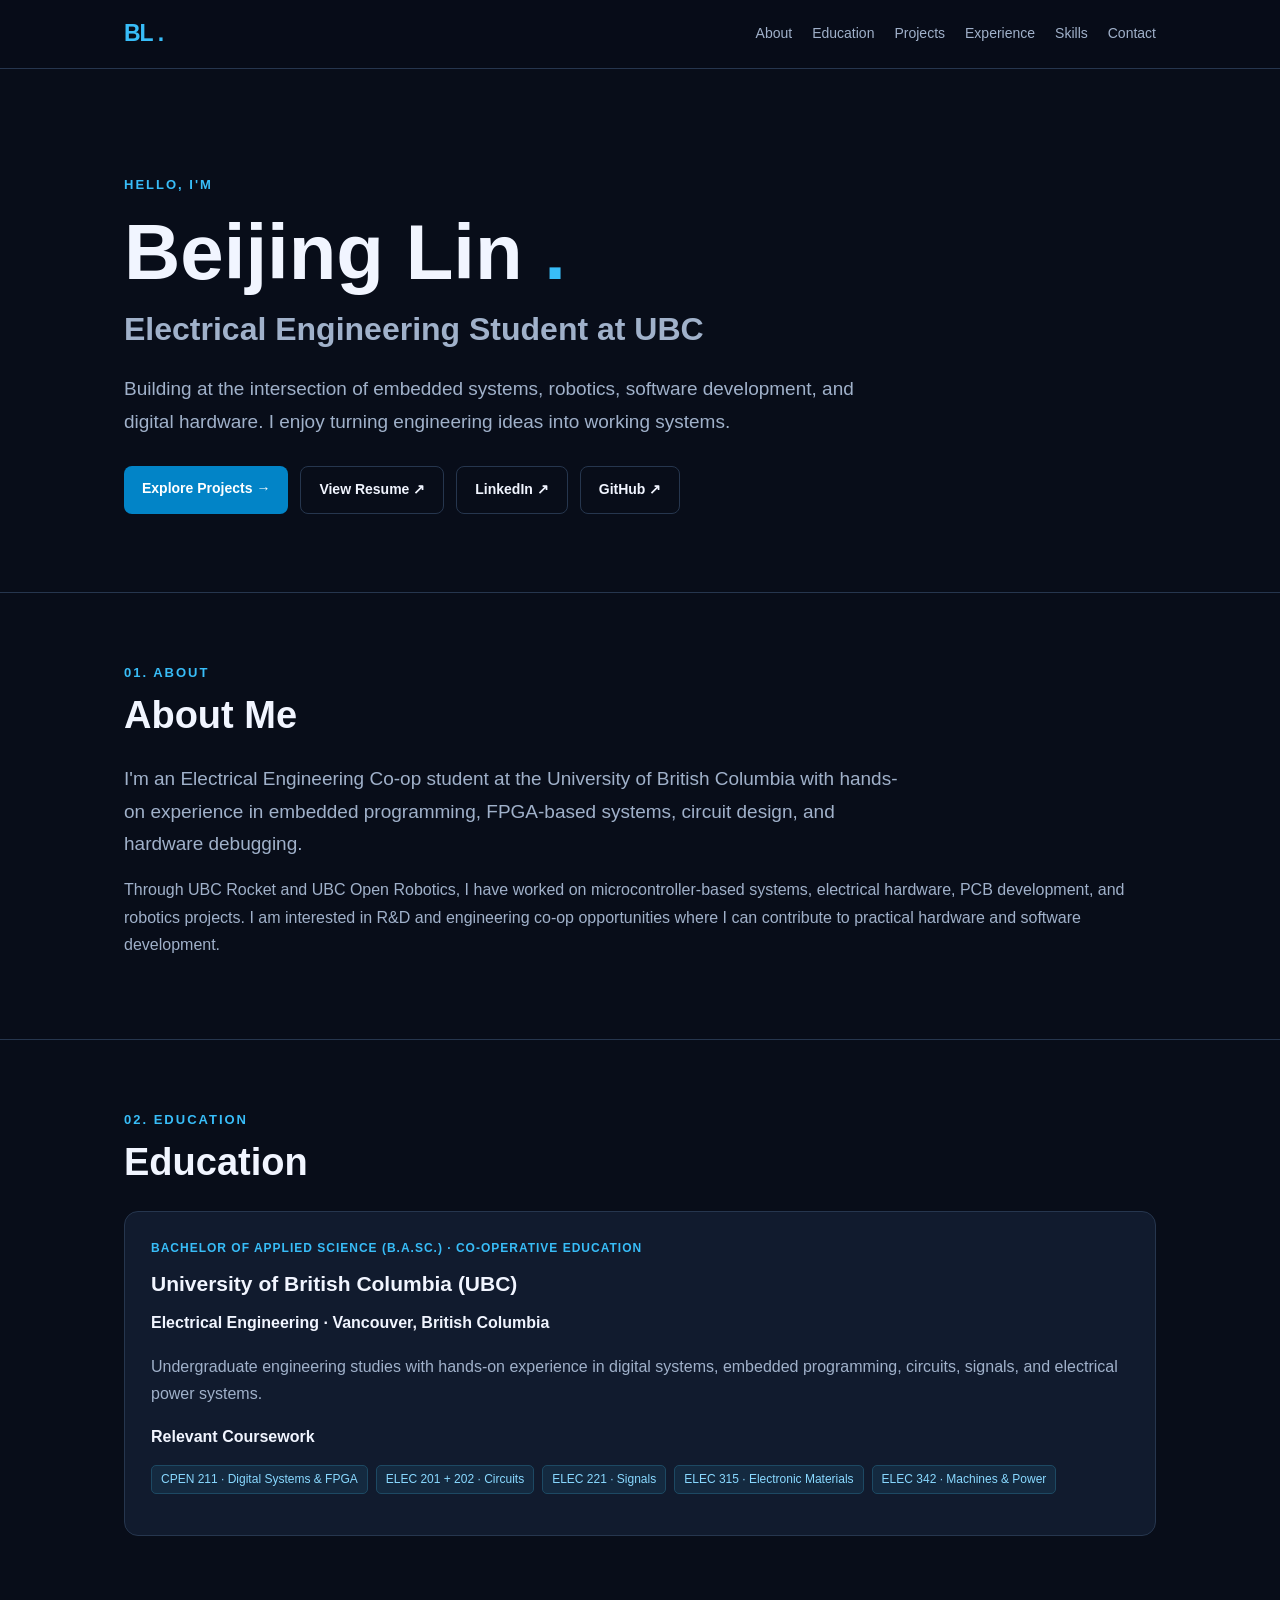
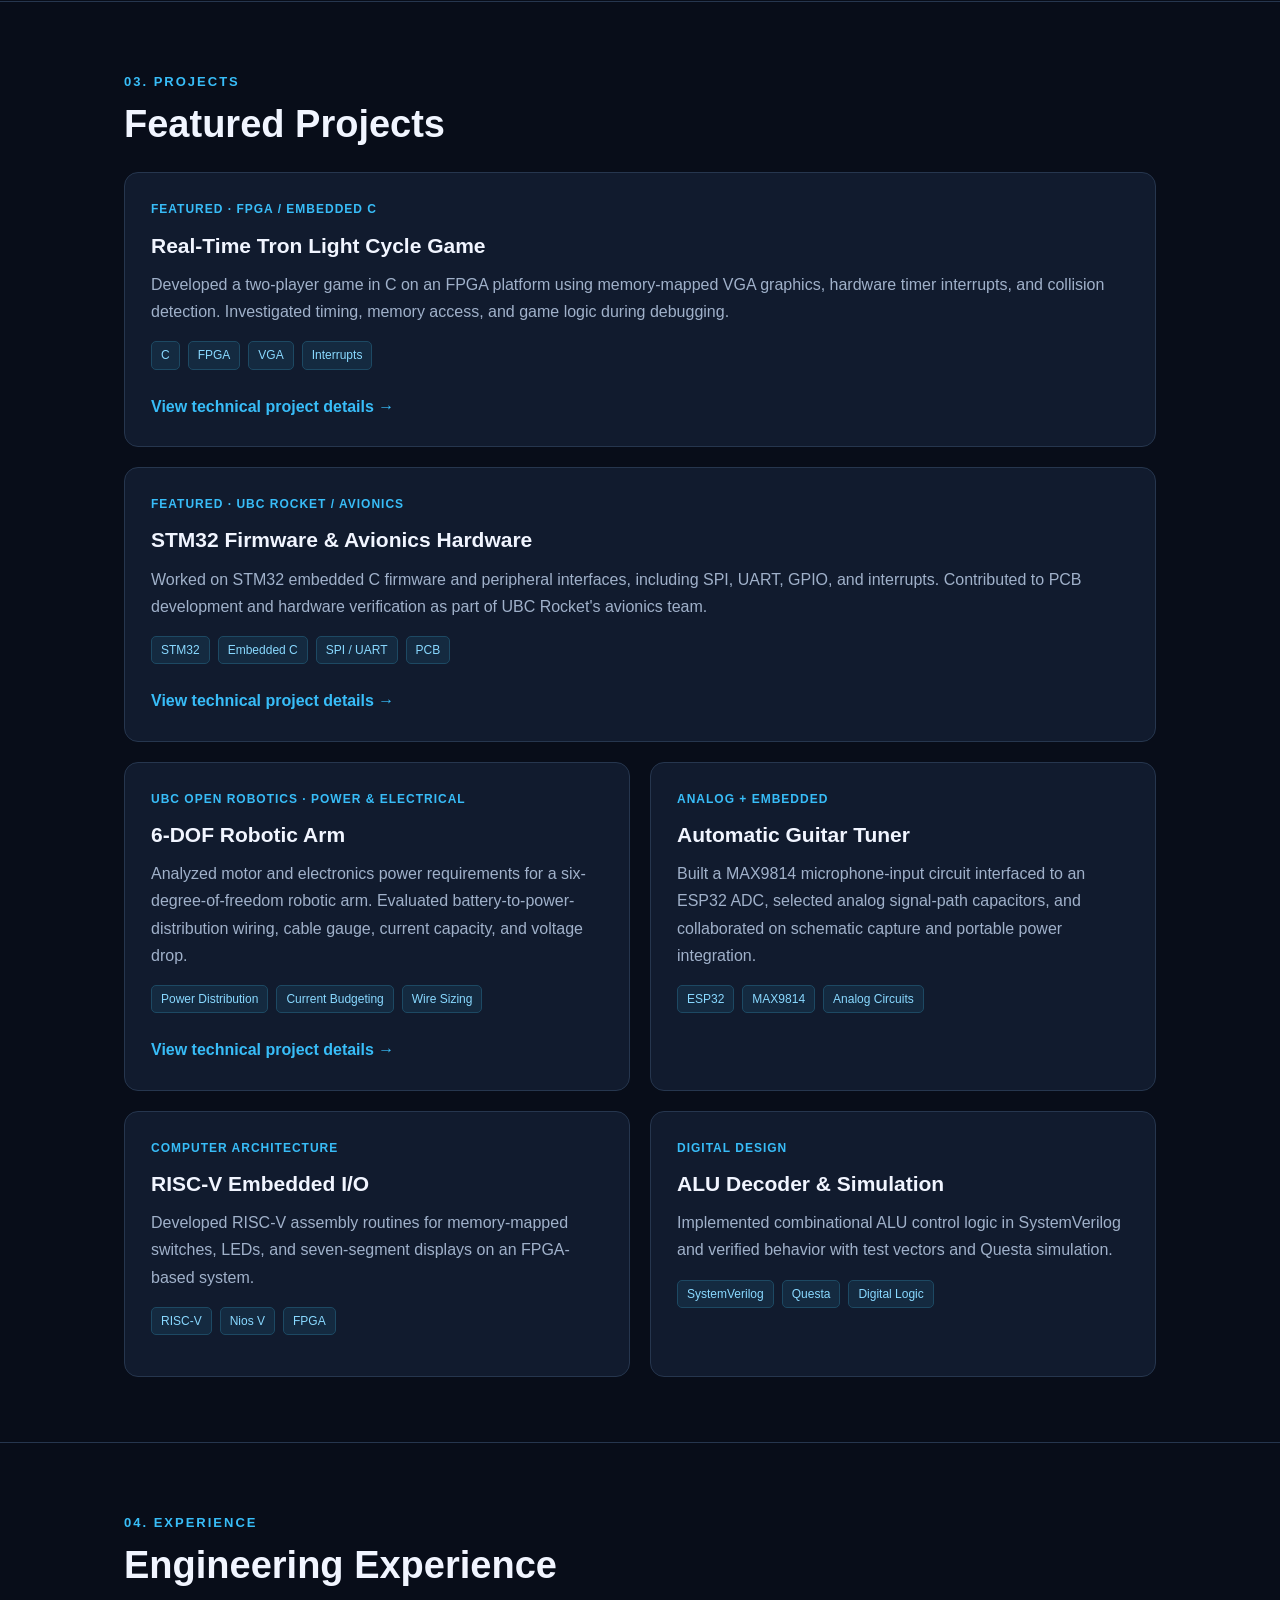
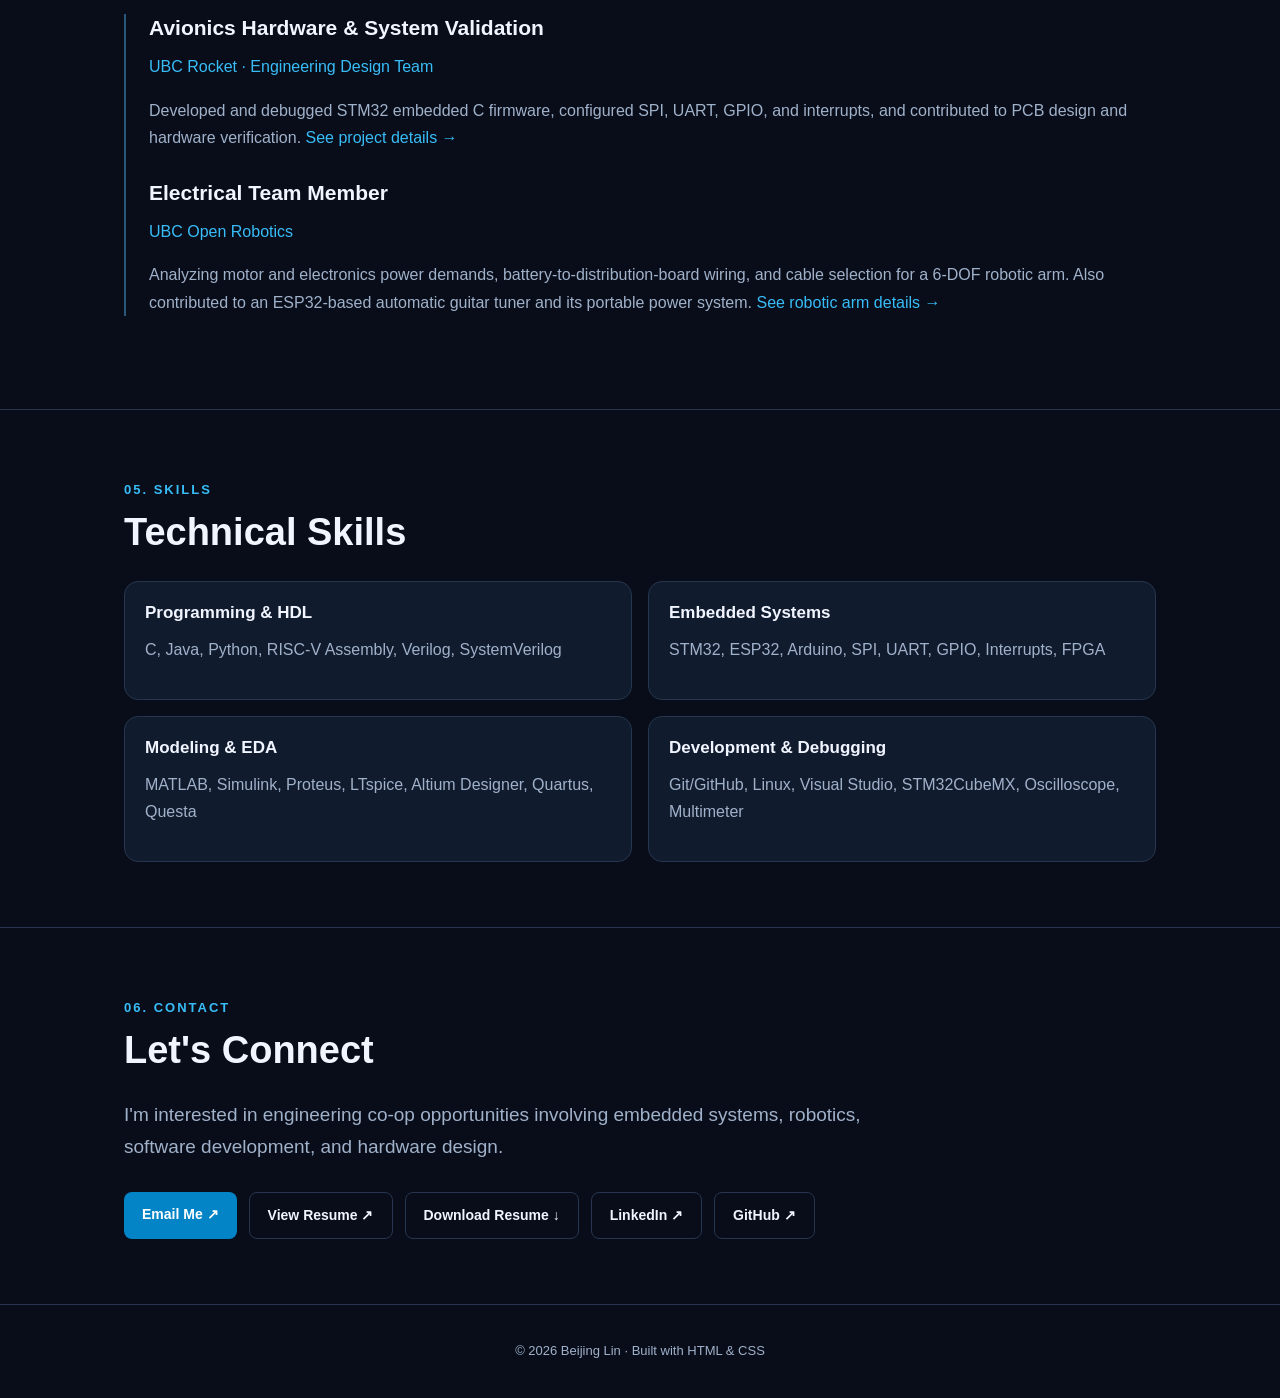
<file: index.html>
<!DOCTYPE html>
<html lang="en">
 <head>
  <meta charset="utf-8"/>
  <meta content="width=device-width, initial-scale=1" name="viewport"/>
  <meta content="Beijing Lin &mdash; UBC Electrical Engineering Co-op student. Embedded systems, FPGA, robotics, and hardware engineering projects." name="description"/>
  <title>
   Beijing Lin | Engineering Portfolio
  </title>
  <link href="style.css" rel="stylesheet"/>
 </head>
 <body>
  <header class="nav">
   <div class="wrap">
    <a class="logo" href="index.html">
     BL
     <span style="color:#38bdf8">
      .
     </span>
    </a>
    <nav class="navlinks">
     <a href="#about">
      About
     </a>
     <a href="#education">
      Education
     </a>
     <a href="#projects">
      Projects
     </a>
     <a href="#experience">
      Experience
     </a>
     <a href="#skills">
      Skills
     </a>
     <a href="#contact">
      Contact
     </a>
    </nav>
   </div>
  </header>
  <main>
   <div class="wrap">
    <div class="hero">
     <div class="eyebrow">
      Hello, I'm
     </div>
     <h1>
      Beijing Lin
      <span style="color:#38bdf8">
       .
      </span>
     </h1>
     <h2 style="color:#a0b1ca;font-size:clamp(22px,3vw,32px)">
      Electrical Engineering Student at UBC
     </h2>
     <p class="lead">
      Building at the intersection of embedded systems, robotics, software development, and digital hardware. I enjoy turning engineering ideas into working systems.
     </p>
     <div class="actions">
      <a class="btn" href="#projects">
       Explore Projects &rarr;
      </a>
      <a class="btn secondary" href="./Beijing%20Lin_RESUME2026.pdf" rel="noopener" target="_blank">
       View Resume &nearrow;
      </a>
      <a class="btn secondary" href="https://www.linkedin.com/in/beijing-lin/" rel="noopener" target="_blank">
       LinkedIn &nearrow;
      </a>
      <a class="btn secondary" href="https://github.com/blin2006" rel="noopener" target="_blank">
       GitHub &nearrow;
      </a>
     </div>
    </div>
   </div>
   <section id="about">
    <div class="wrap">
     <span class="sectionnum">
      01. ABOUT
     </span>
     <h2>
      About Me
     </h2>
     <p class="lead">
      I'm an Electrical Engineering Co-op student at the University of British Columbia with hands-on experience in embedded programming, FPGA-based systems, circuit design, and hardware debugging.
     </p>
     <p>
      Through UBC Rocket and UBC Open Robotics, I have worked on microcontroller-based systems, electrical hardware, PCB development, and robotics projects. I am interested in R&amp;D and engineering co-op opportunities where I can contribute to practical hardware and software development.
     </p>
    </div>
   </section>
   <section id="education">
    <div class="wrap">
     <span class="sectionnum">
      02. EDUCATION
     </span>
     <h2>
      Education
     </h2>
     <article class="card">
      <div class="mini">
       Bachelor of Applied Science (B.A.Sc.) &middot; Co-operative Education
      </div>
      <h3>
       University of British Columbia (UBC)
      </h3>
      <p style="color:var(--text);font-weight:600">
       Electrical Engineering &middot; Vancouver, British Columbia
      </p>
      <p>
       Undergraduate engineering studies with hands-on experience in digital systems, embedded programming, circuits, signals, and electrical power systems.
      </p>
      <p style="color:var(--text);font-weight:700;margin-bottom:10px">
       Relevant Coursework
      </p>
      <div class="tags">
       <span class="tag">
        CPEN 211 &middot; Digital Systems &amp; FPGA
       </span>
       <span class="tag">
        ELEC 201 + 202 &middot; Circuits
       </span>
       <span class="tag">
        ELEC 221 &middot; Signals
       </span>
       <span class="tag">
        ELEC 315 &middot; Electronic Materials
       </span>
       <span class="tag">
        ELEC 342 &middot; Machines &amp; Power
       </span>
      </div>
     </article>
    </div>
   </section>
   <section id="projects">
    <div class="wrap">
     <span class="sectionnum">
      03. PROJECTS
     </span>
     <h2>
      Featured Projects
     </h2>
     <div class="grid">
      <article class="card feature">
       <div class="mini">
        Featured &middot; FPGA / Embedded C
       </div>
       <h3>
        Real-Time Tron Light Cycle Game
       </h3>
       <p>
        Developed a two-player game in C on an FPGA platform using memory-mapped VGA graphics, hardware timer interrupts, and collision detection. Investigated timing, memory access, and game logic during debugging.
       </p>
       <div class="tags">
        <span class="tag">
         C
        </span>
        <span class="tag">
         FPGA
        </span>
        <span class="tag">
         VGA
        </span>
        <span class="tag">
         Interrupts
        </span>
       </div>
       <a class="cardlink" href="tron.html">
        View technical project details &rarr;
       </a>
      </article>
      <article class="card feature">
       <div class="mini">
        Featured &middot; UBC Rocket / Avionics
       </div>
       <h3>
        STM32 Firmware &amp; Avionics Hardware
       </h3>
       <p>
        Worked on STM32 embedded C firmware and peripheral interfaces, including SPI, UART, GPIO, and interrupts. Contributed to PCB development and hardware verification as part of UBC Rocket's avionics team.
       </p>
       <div class="tags">
        <span class="tag">
         STM32
        </span>
        <span class="tag">
         Embedded C
        </span>
        <span class="tag">
         SPI / UART
        </span>
        <span class="tag">
         PCB
        </span>
       </div>
       <a class="cardlink" href="rocket.html">
        View technical project details &rarr;
       </a>
      </article>
      <article class="card">
       <div class="mini">
        UBC Open Robotics &middot; Power &amp; Electrical
       </div>
       <h3>
        6-DOF Robotic Arm
       </h3>
       <p>
        Analyzed motor and electronics power requirements for a six-degree-of-freedom robotic arm. Evaluated battery-to-power-distribution wiring, cable gauge, current capacity, and voltage drop.
       </p>
       <div class="tags">
        <span class="tag">Power Distribution</span>
        <span class="tag">Current Budgeting</span>
        <span class="tag">Wire Sizing</span>
       </div>
       <a class="cardlink" href="arm.html">
        View technical project details &rarr;
       </a>
      </article>
      <article class="card">
       <div class="mini">
        Analog + Embedded
       </div>
       <h3>
        Automatic Guitar Tuner
       </h3>
       <p>
        Built a MAX9814 microphone-input circuit interfaced to an ESP32 ADC, selected analog signal-path capacitors, and collaborated on schematic capture and portable power integration.
       </p>
       <div class="tags">
        <span class="tag">
         ESP32
        </span>
        <span class="tag">
         MAX9814
        </span>
        <span class="tag">
         Analog Circuits
        </span>
       </div>
      </article>
      <article class="card">
       <div class="mini">
        Computer Architecture
       </div>
       <h3>
        RISC-V Embedded I/O
       </h3>
       <p>
        Developed RISC-V assembly routines for memory-mapped switches, LEDs, and seven-segment displays on an FPGA-based system.
       </p>
       <div class="tags">
        <span class="tag">
         RISC-V
        </span>
        <span class="tag">
         Nios V
        </span>
        <span class="tag">
         FPGA
        </span>
       </div>
      </article>
      <article class="card">
       <div class="mini">
        Digital Design
       </div>
       <h3>
        ALU Decoder &amp; Simulation
       </h3>
       <p>
        Implemented combinational ALU control logic in SystemVerilog and verified behavior with test vectors and Questa simulation.
       </p>
       <div class="tags">
        <span class="tag">
         SystemVerilog
        </span>
        <span class="tag">
         Questa
        </span>
        <span class="tag">
         Digital Logic
        </span>
       </div>
      </article>
     </div>
    </div>
   </section>
   <section id="experience">
    <div class="wrap">
     <span class="sectionnum">
      04. EXPERIENCE
     </span>
     <h2>
      Engineering Experience
     </h2>
     <div class="timeline">
      <article>
       <h3>
        Avionics Hardware &amp; System Validation
       </h3>
       <p style="color:#38bdf8">
        UBC Rocket &middot; Engineering Design Team
       </p>
       <p>
        Developed and debugged STM32 embedded C firmware, configured SPI, UART, GPIO, and interrupts, and contributed to PCB design and hardware verification.
        <a href="rocket.html">
         See project details &rarr;
        </a>
       </p>
      </article>
      <article>
       <h3>
        Electrical Team Member
       </h3>
       <p style="color:#38bdf8">
        UBC Open Robotics
       </p>
       <p>
        Analyzing motor and electronics power demands, battery-to-distribution-board wiring, and cable selection for a 6-DOF robotic arm. Also contributed to an ESP32-based automatic guitar tuner and its portable power system. <a href="arm.html">See robotic arm details &rarr;</a>
       </p>
      </article>
     </div>
    </div>
   </section>
   <section id="skills">
    <div class="wrap">
     <span class="sectionnum">
      05. SKILLS
     </span>
     <h2>
      Technical Skills
     </h2>
     <div class="skills">
      <div class="card">
       <h3>
        Programming &amp; HDL
       </h3>
       <p>
        C, Java, Python, RISC-V Assembly, Verilog, SystemVerilog
       </p>
      </div>
      <div class="card">
       <h3>
        Embedded Systems
       </h3>
       <p>
        STM32, ESP32, Arduino, SPI, UART, GPIO, Interrupts, FPGA
       </p>
      </div>
      <div class="card">
       <h3>
        Modeling &amp; EDA
       </h3>
       <p>
        MATLAB, Simulink, Proteus, LTspice, Altium Designer, Quartus, Questa
       </p>
      </div>
      <div class="card">
       <h3>
        Development &amp; Debugging
       </h3>
       <p>
        Git/GitHub, Linux, Visual Studio, STM32CubeMX, Oscilloscope, Multimeter
       </p>
      </div>
     </div>
    </div>
   </section>
   <section id="contact">
    <div class="wrap">
     <span class="sectionnum">
      06. CONTACT
     </span>
     <h2>
      Let's Connect
     </h2>
     <p class="lead">
      I'm interested in engineering co-op opportunities involving embedded systems, robotics, software development, and hardware design.
     </p>
     <div class="actions">
      <a class="btn" href="mailto:linbeijing2006@gmail.com">
       Email Me &nearrow;
      </a>
      <a class="btn secondary" href="./Beijing%20Lin_RESUME2026.pdf" rel="noopener" target="_blank">
       View Resume &nearrow;
      </a>
      <a class="btn secondary" download="" href="./Beijing%20Lin_RESUME2026.pdf">
       Download Resume &darr;
      </a>
      <a class="btn secondary" href="https://www.linkedin.com/in/beijing-lin/" rel="noopener" target="_blank">
       LinkedIn &nearrow;
      </a>
      <a class="btn secondary" href="https://github.com/blin2006" rel="noopener" target="_blank">
       GitHub &nearrow;
      </a>
     </div>
    </div>
   </section>
  </main>
  <footer class="footer">
   &copy; 2026 Beijing Lin &middot; Built with HTML &amp; CSS
  </footer>
 </body>
</html>
</file>
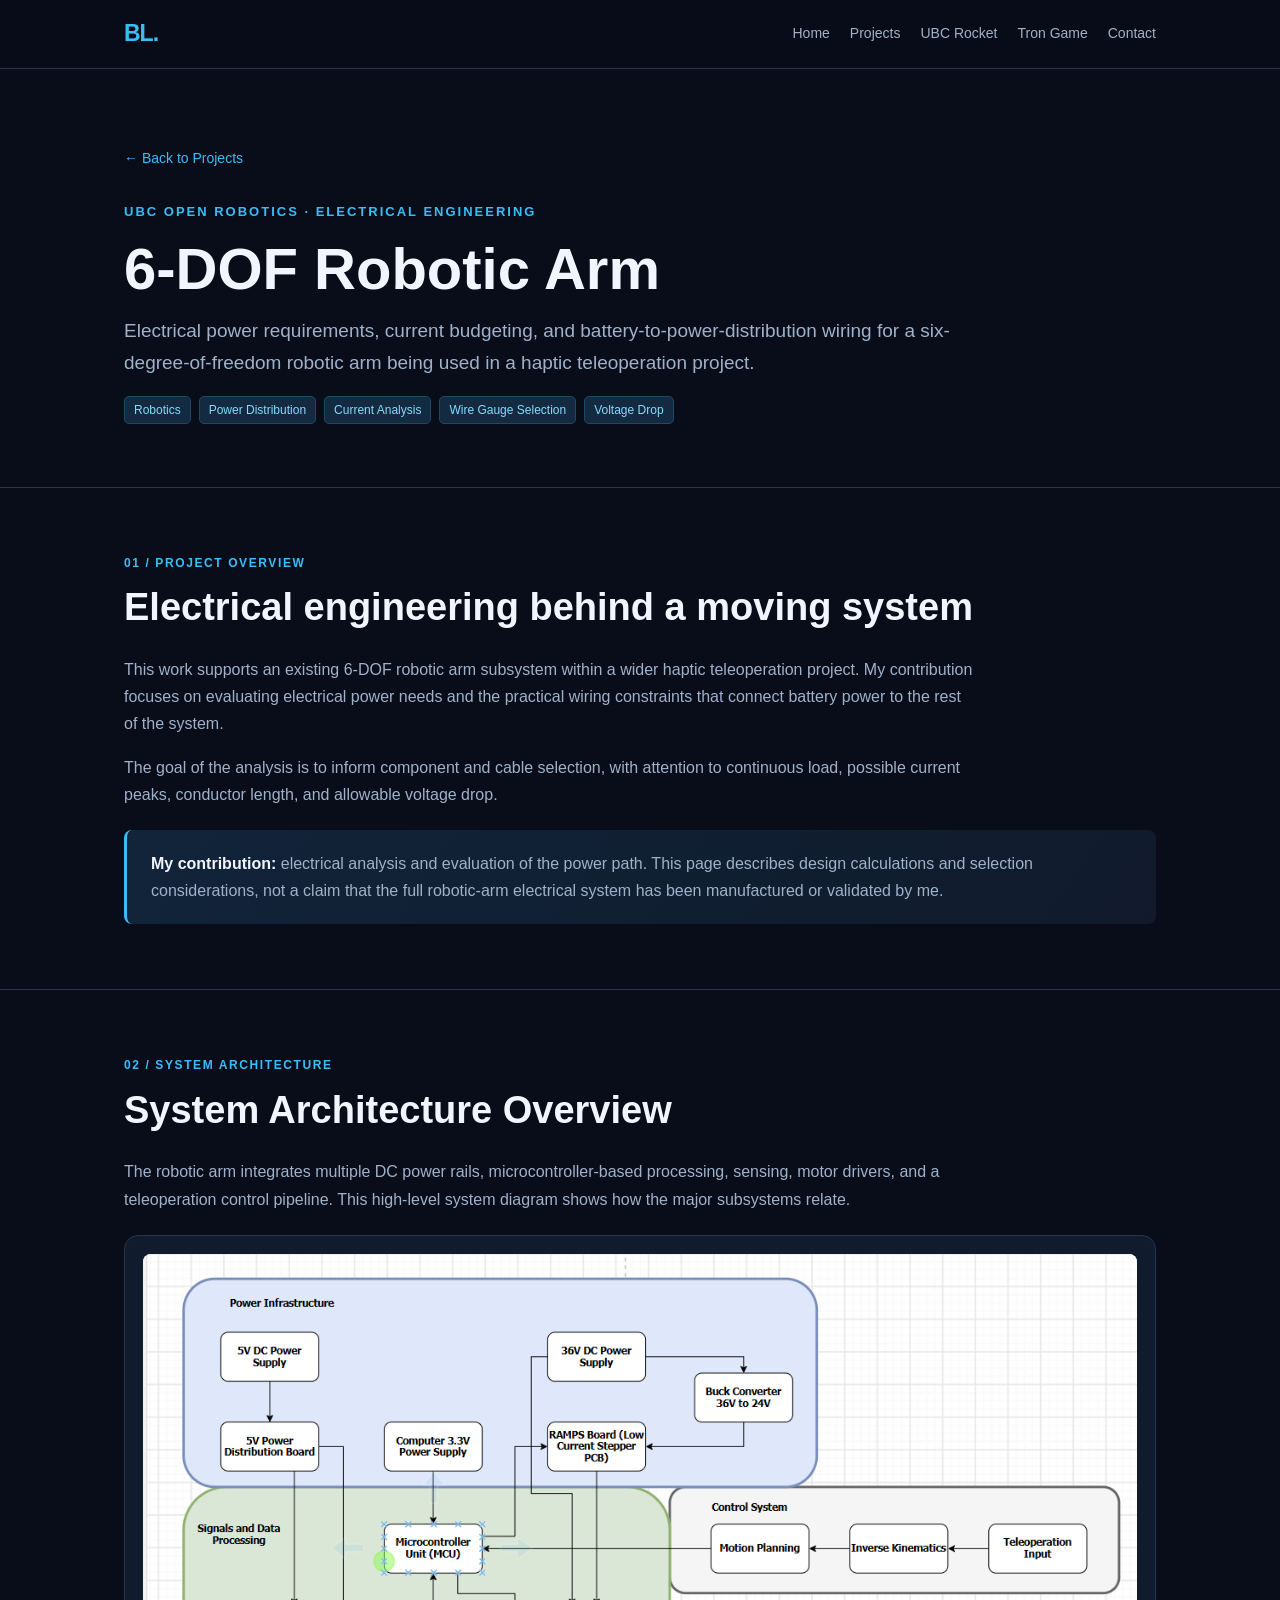
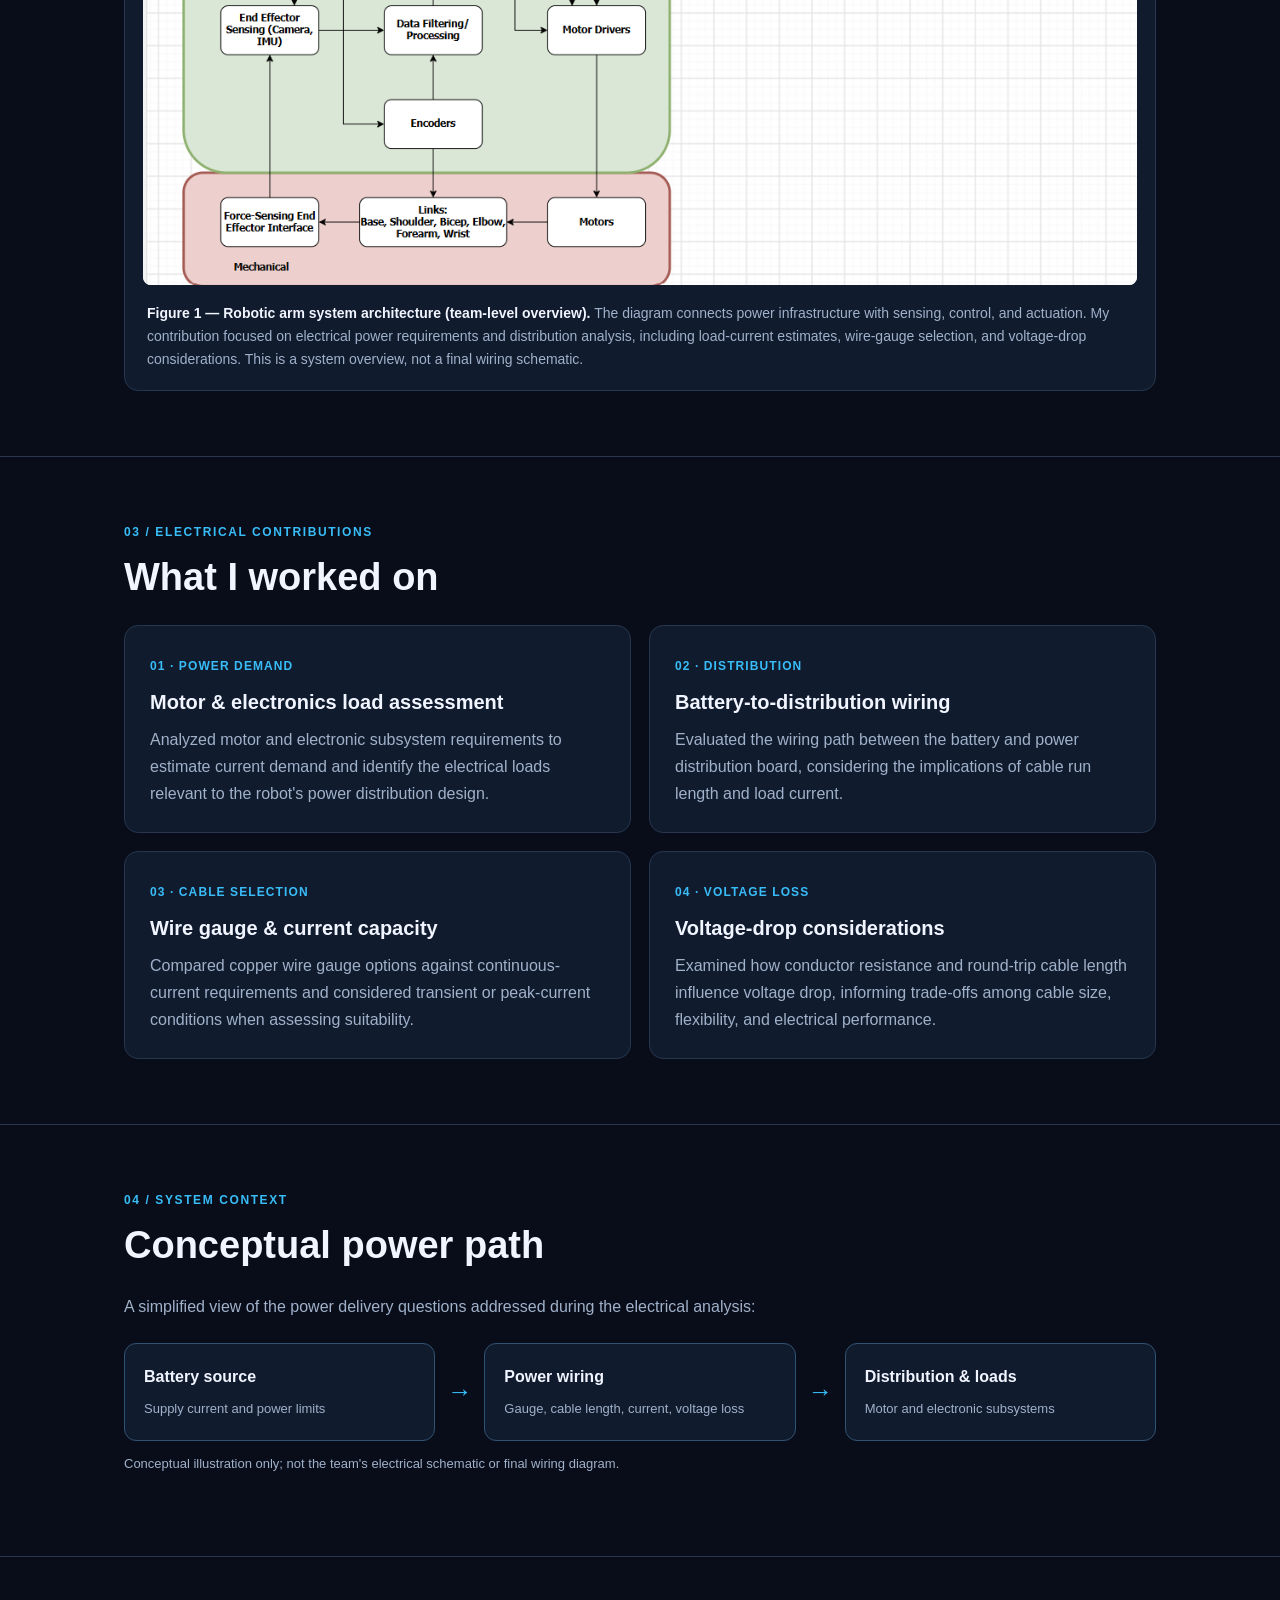
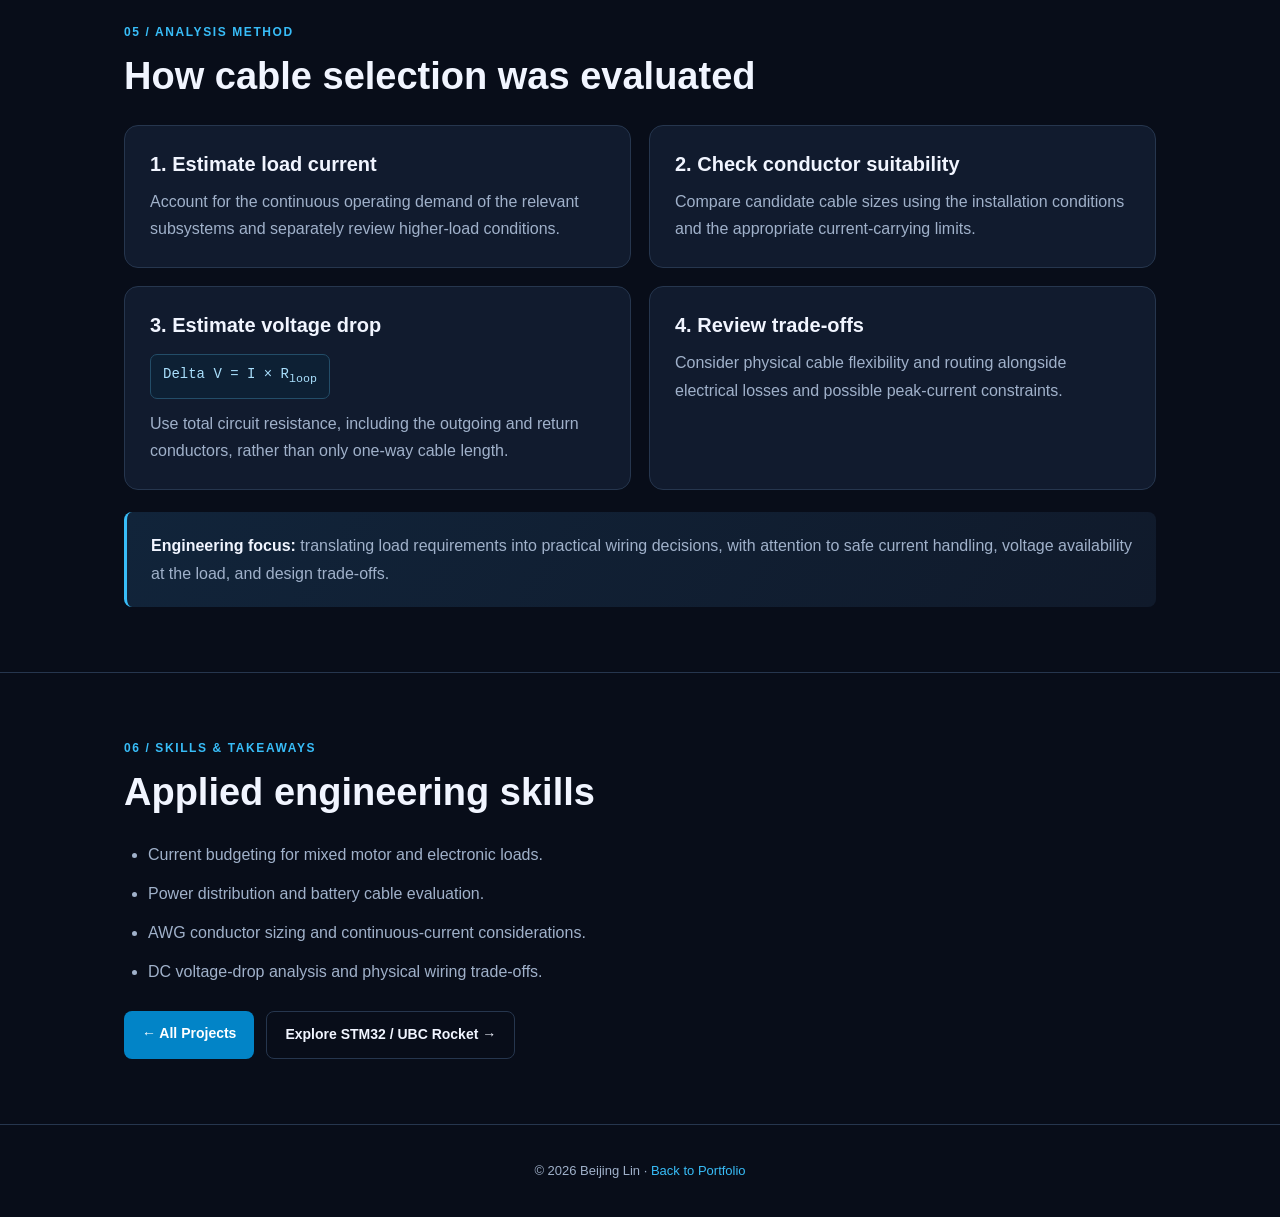
<file: arm.html>
<!DOCTYPE html>
<html lang="en">
<head>
  <meta charset="UTF-8">
  <meta name="viewport" content="width=device-width, initial-scale=1">
  <meta name="description" content="6-DOF robotic arm electrical power analysis, current budgeting, DC distribution wiring, and voltage-drop considerations at UBC Open Robotics — Beijing Lin.">
  <title>6-DOF Robotic Arm | Electrical Engineering | Beijing Lin</title>
  <link rel="stylesheet" href="style.css">
  <style>
    /* Page-specific layout only; main colors and typography remain in style.css. */
    .arm-intro {max-width:850px}
    .arm-kicker {font-size:12px;font-weight:750;letter-spacing:1.6px;color:var(--blue);text-transform:uppercase;margin-bottom:12px}
    .arm-section-head {max-width:800px;margin-bottom:22px}
    .arm-grid {display:grid;grid-template-columns:repeat(2,minmax(0,1fr));gap:18px}
    .arm-card {border:1px solid var(--border);border-radius:14px;background:var(--surface);padding:25px}
    .arm-card h3 {font-size:20px;margin-bottom:11px;color:var(--text)}
    .arm-card p {margin:0}
    .arm-card .arm-number {display:inline-block;color:var(--blue);font-weight:700;font-size:12px;letter-spacing:1.1px;margin-bottom:12px}
    .arm-flow {display:flex;flex-wrap:wrap;gap:12px;align-items:stretch;margin-top:22px}
    .arm-flow-node {flex:1 1 180px;min-width:170px;background:var(--surface);border:1px solid #315373;border-radius:12px;padding:19px}
    .arm-flow-node strong {display:block;color:var(--text);margin-bottom:4px}
    .arm-flow-node span {color:var(--muted);font-size:13px}
    .arm-flow-arrow {align-self:center;color:var(--blue);font-weight:800;font-size:25px}
    .arm-tech-list {margin:15px 0 0;padding-left:24px;color:var(--muted)}
    .arm-tech-list li {margin-bottom:12px}
    .arm-callout {background:linear-gradient(125deg,#11243a,#101a2b);border-left:3px solid var(--blue);padding:20px 24px;border-radius:8px;color:var(--muted);margin-top:22px}
    .arm-callout strong {color:var(--text)}
    .arm-mini {font-size:13px;color:var(--muted);margin-top:12px}
    .arm-actions {display:flex;gap:12px;flex-wrap:wrap;margin-top:26px}
    .arm-formula {font-family:ui-monospace,SFMono-Regular,Consolas,monospace;color:#a9dffc;background:#0d2034;border:1px solid #234d68;display:inline-block;padding:8px 12px;border-radius:7px;font-size:14px;margin:5px 0 11px;max-width:100%;overflow-wrap:anywhere}
    .arm-architecture {border:1px solid var(--border);background:var(--surface);border-radius:14px;padding:18px;margin:22px 0 0}
    .arm-architecture img {display:block;width:100%;height:auto;max-height:none;object-fit:contain;background:#fff;border-radius:8px}
    .arm-architecture figcaption {font-size:14px;line-height:1.65;color:var(--muted);margin:17px 4px 1px}
    .arm-architecture figcaption strong {color:var(--text)}
    .arm-architecture a {font-weight:600}
    @media(max-width:700px){.arm-grid{grid-template-columns:1fr}.arm-flow{flex-direction:column}.arm-flow-arrow{align-self:center;transform:rotate(90deg)}.arm-card{padding:21px}}
  </style>
</head>
<body>
<header class="nav"><div class="wrap"><a class="logo" href="index.html">BL<span style="color:#38bdf8">.</span></a>
  <nav class="navlinks"><a href="index.html">Home</a><a href="index.html#projects">Projects</a><a href="rocket.html">UBC Rocket</a><a href="tron.html">Tron Game</a><a href="index.html#contact">Contact</a></nav>
</div></header>
<main>
  <div class="wrap">
    <div class="detailhero">
      <a class="back" href="index.html#projects">&larr; Back to Projects</a>
      <div class="eyebrow" style="margin-top:30px">UBC Open Robotics &middot; Electrical Engineering</div>
      <h1>6-DOF Robotic Arm</h1>
      <p class="lead arm-intro">Electrical power requirements, current budgeting, and battery-to-power-distribution wiring for a six-degree-of-freedom robotic arm being used in a haptic teleoperation project.</p>
      <div class="tags"><span class="tag">Robotics</span><span class="tag">Power Distribution</span><span class="tag">Current Analysis</span><span class="tag">Wire Gauge Selection</span><span class="tag">Voltage Drop</span></div>
    </div>
  </div>

  <section>
    <div class="wrap">
      <div class="arm-kicker">01 / Project Overview</div>
      <h2>Electrical engineering behind a moving system</h2>
      <p class="arm-intro">This work supports an existing 6-DOF robotic arm subsystem within a wider haptic teleoperation project. My contribution focuses on evaluating electrical power needs and the practical wiring constraints that connect battery power to the rest of the system.</p>
      <p class="arm-intro">The goal of the analysis is to inform component and cable selection, with attention to continuous load, possible current peaks, conductor length, and allowable voltage drop.</p>
      <div class="arm-callout"><strong>My contribution:</strong> electrical analysis and evaluation of the power path. This page describes design calculations and selection considerations, not a claim that the full robotic-arm electrical system has been manufactured or validated by me.</div>
    </div>
  </section>

  <section id="system-architecture">
    <div class="wrap">
      <div class="arm-kicker">02 / System Architecture</div>
      <h2>System Architecture Overview</h2>
      <p class="arm-intro">The robotic arm integrates multiple DC power rails, microcontroller-based processing, sensing, motor drivers, and a teleoperation control pipeline. This high-level system diagram shows how the major subsystems relate.</p>
      <figure class="arm-architecture">
        <img src="arm-system-architecture.png" width="1168" height="742" loading="lazy" alt="System architecture diagram of a six-degree-of-freedom robotic arm showing 5 V and 36 V power supplies, a 36 V to 24 V buck converter, microcontroller, sensors, motor drivers, teleoperation control, and mechanical joints.">
        <figcaption><strong>Figure 1 — Robotic arm system architecture (team-level overview).</strong> The diagram connects power infrastructure with sensing, control, and actuation. My contribution focused on electrical power requirements and distribution analysis, including load-current estimates, wire-gauge selection, and voltage-drop considerations. This is a system overview, not a final wiring schematic.</figcaption>
      </figure>
    </div>
  </section>

  <section>
    <div class="wrap">
      <div class="arm-kicker">03 / Electrical Contributions</div>
      <h2>What I worked on</h2>
      <div class="arm-grid">
        <article class="arm-card"><span class="arm-number">01 &middot; POWER DEMAND</span><h3>Motor &amp; electronics load assessment</h3><p>Analyzed motor and electronic subsystem requirements to estimate current demand and identify the electrical loads relevant to the robot's power distribution design.</p></article>
        <article class="arm-card"><span class="arm-number">02 &middot; DISTRIBUTION</span><h3>Battery-to-distribution wiring</h3><p>Evaluated the wiring path between the battery and power distribution board, considering the implications of cable run length and load current.</p></article>
        <article class="arm-card"><span class="arm-number">03 &middot; CABLE SELECTION</span><h3>Wire gauge &amp; current capacity</h3><p>Compared copper wire gauge options against continuous-current requirements and considered transient or peak-current conditions when assessing suitability.</p></article>
        <article class="arm-card"><span class="arm-number">04 &middot; VOLTAGE LOSS</span><h3>Voltage-drop considerations</h3><p>Examined how conductor resistance and round-trip cable length influence voltage drop, informing trade-offs among cable size, flexibility, and electrical performance.</p></article>
      </div>
    </div>
  </section>

  <section>
    <div class="wrap">
      <div class="arm-kicker">04 / System Context</div>
      <h2>Conceptual power path</h2>
      <p class="arm-section-head">A simplified view of the power delivery questions addressed during the electrical analysis:</p>
      <div class="arm-flow" aria-label="Conceptual battery to distribution board to robotic arm electrical loads">
        <div class="arm-flow-node"><strong>Battery source</strong><span>Supply current and power limits</span></div>
        <span class="arm-flow-arrow" aria-hidden="true">&rarr;</span>
        <div class="arm-flow-node"><strong>Power wiring</strong><span>Gauge, cable length, current, voltage loss</span></div>
        <span class="arm-flow-arrow" aria-hidden="true">&rarr;</span>
        <div class="arm-flow-node"><strong>Distribution &amp; loads</strong><span>Motor and electronic subsystems</span></div>
      </div>
      <p class="arm-mini">Conceptual illustration only; not the team's electrical schematic or final wiring diagram.</p>
    </div>
  </section>

  <section>
    <div class="wrap">
      <div class="arm-kicker">05 / Analysis Method</div>
      <h2>How cable selection was evaluated</h2>
      <div class="arm-grid">
        <article class="arm-card"><h3>1. Estimate load current</h3><p>Account for the continuous operating demand of the relevant subsystems and separately review higher-load conditions.</p></article>
        <article class="arm-card"><h3>2. Check conductor suitability</h3><p>Compare candidate cable sizes using the installation conditions and the appropriate current-carrying limits.</p></article>
        <article class="arm-card"><h3>3. Estimate voltage drop</h3><div class="arm-formula">Delta V = I &times; R<sub>loop</sub></div><p>Use total circuit resistance, including the outgoing and return conductors, rather than only one-way cable length.</p></article>
        <article class="arm-card"><h3>4. Review trade-offs</h3><p>Consider physical cable flexibility and routing alongside electrical losses and possible peak-current constraints.</p></article>
      </div>
      <div class="arm-callout"><strong>Engineering focus:</strong> translating load requirements into practical wiring decisions, with attention to safe current handling, voltage availability at the load, and design trade-offs.</div>
    </div>
  </section>

  <section>
    <div class="wrap">
      <div class="arm-kicker">06 / Skills &amp; Takeaways</div>
      <h2>Applied engineering skills</h2>
      <ul class="arm-tech-list">
        <li>Current budgeting for mixed motor and electronic loads.</li>
        <li>Power distribution and battery cable evaluation.</li>
        <li>AWG conductor sizing and continuous-current considerations.</li>
        <li>DC voltage-drop analysis and physical wiring trade-offs.</li>
      </ul>
      <div class="arm-actions"><a class="btn" href="index.html#projects">&larr; All Projects</a><a class="btn secondary" href="rocket.html">Explore STM32 / UBC Rocket &rarr;</a></div>
    </div>
  </section>
</main>
<footer class="footer">&copy; 2026 Beijing Lin &middot; <a href="index.html">Back to Portfolio</a></footer>
</body>
</html>
</file>
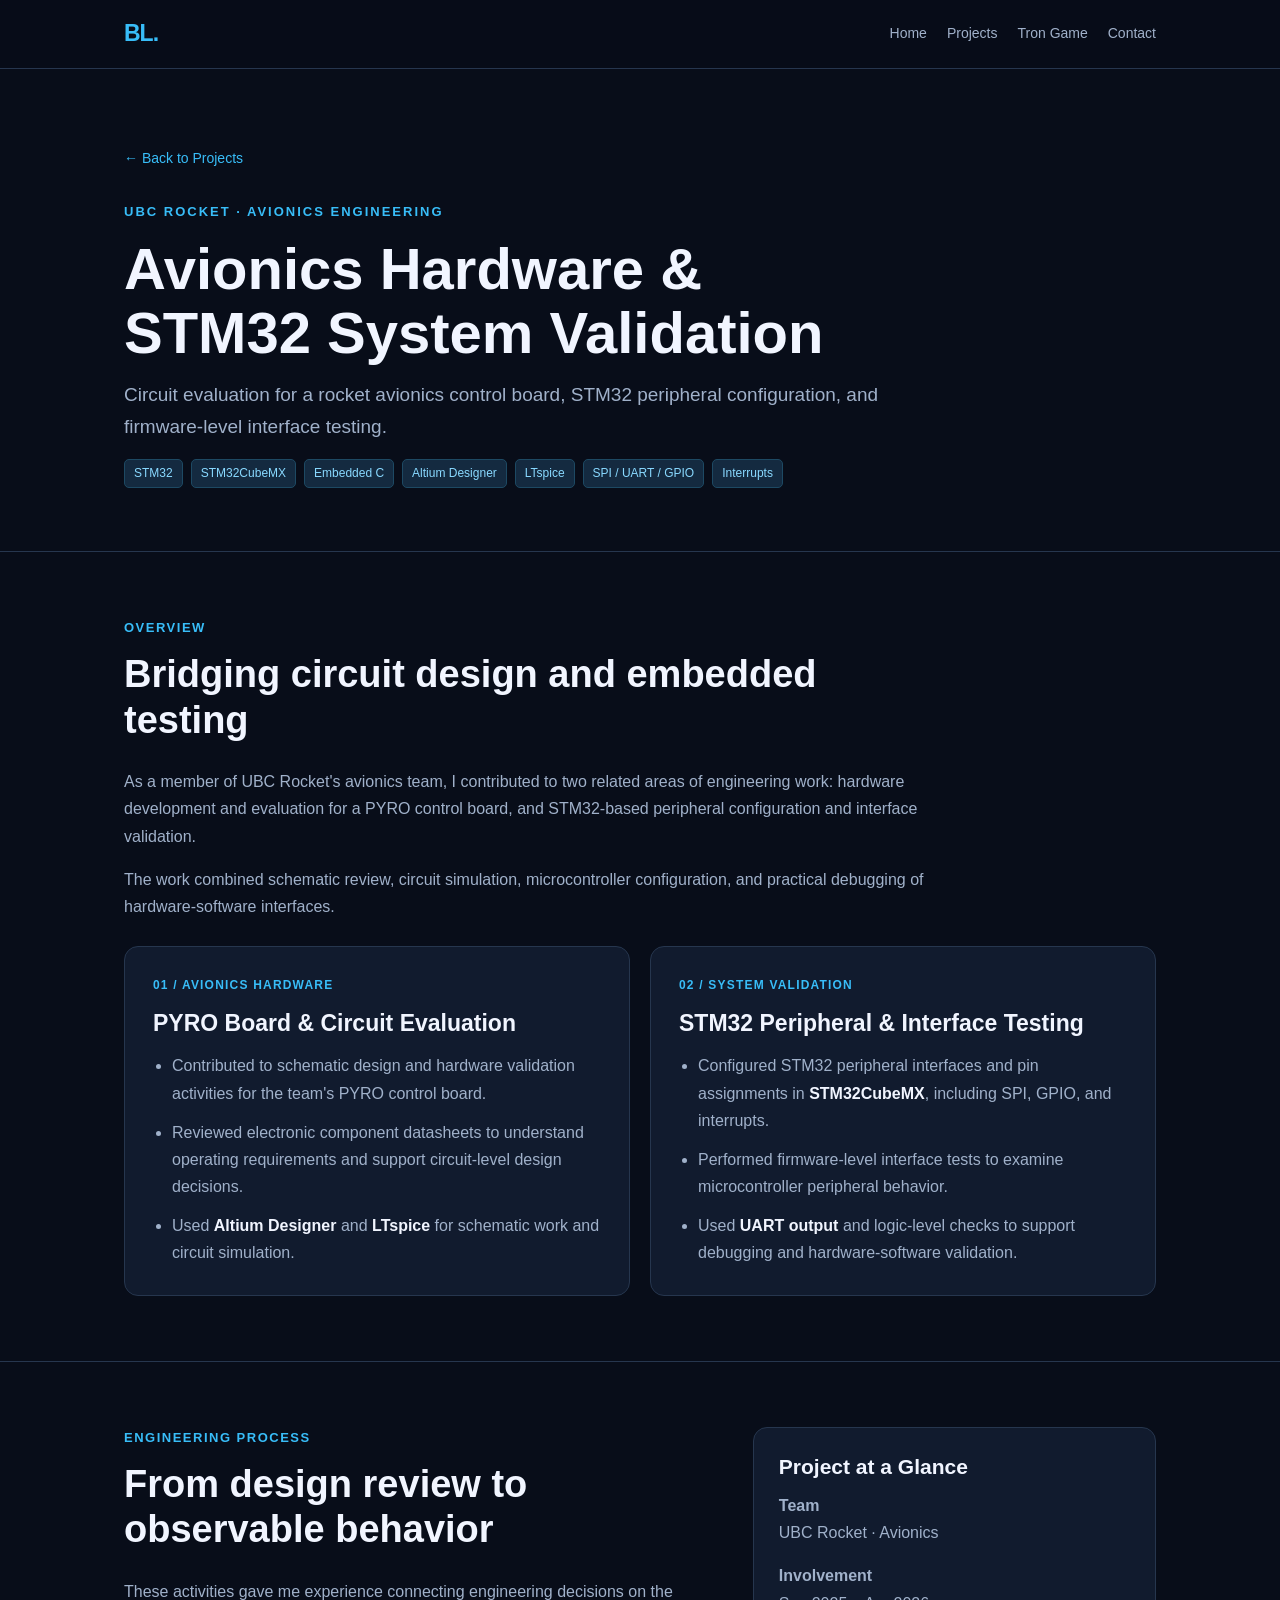
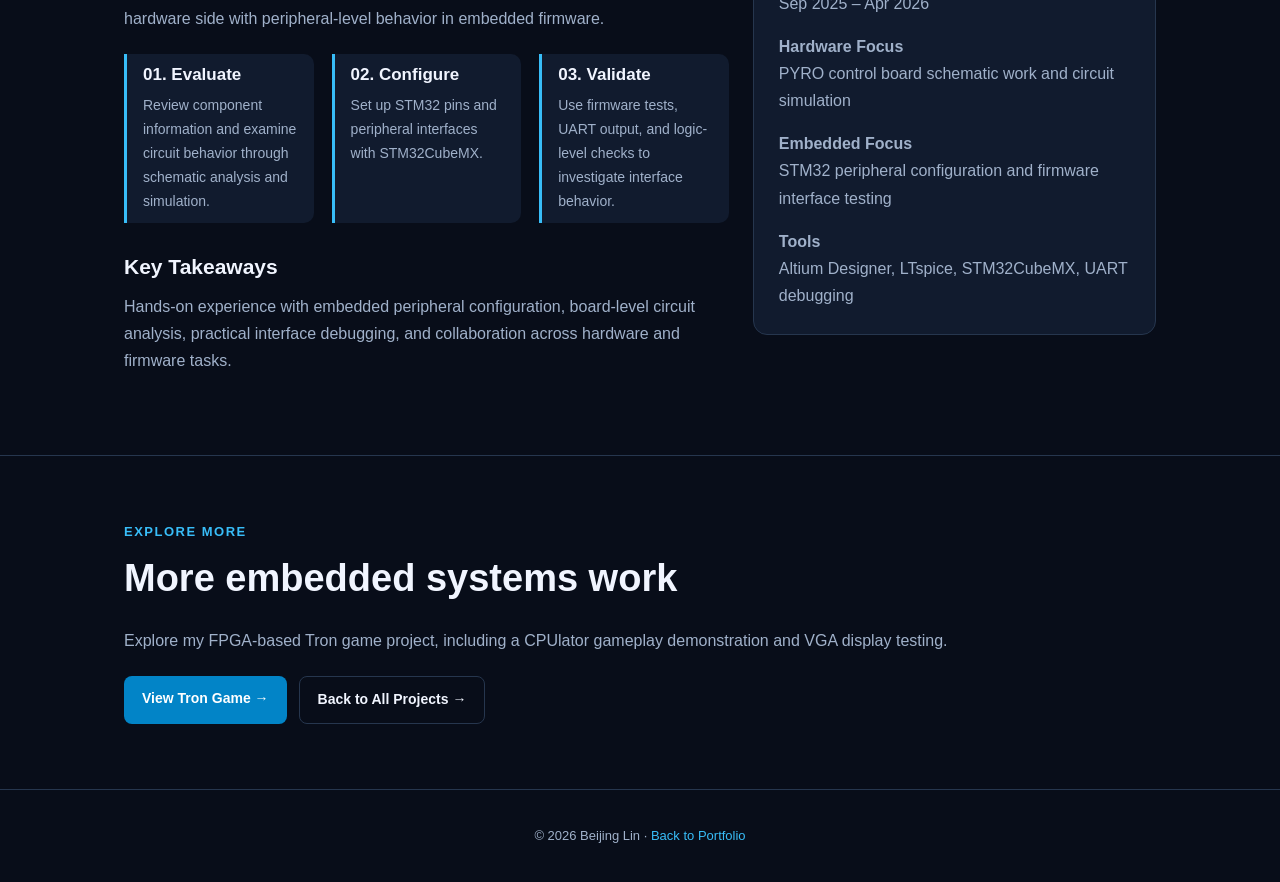
<file: rocket.html>
<!DOCTYPE html>
<html lang="en">
<head>
  <meta charset="UTF-8">
  <meta name="viewport" content="width=device-width, initial-scale=1">
  <meta name="description" content="UBC Rocket avionics engineering experience: PYRO board circuit analysis, STM32 peripheral configuration, and firmware-level validation — Beijing Lin.">
  <title>UBC Rocket | Avionics Hardware &amp; STM32 Validation | Beijing Lin</title>
  <link rel="stylesheet" href="style.css">
  <style>
    /* Rocket page enhancements; existing website colors live in style.css. */
    .rocket-intro {max-width:820px}
    .rocket-card-grid {display:grid;grid-template-columns:repeat(2,minmax(0,1fr));gap:20px;margin-top:26px}
    .rocket-panel {background:var(--surface);border:1px solid var(--border);border-radius:14px;padding:28px}
    .rocket-panel .mini {color:var(--blue);font-size:12px;font-weight:700;letter-spacing:1.2px;text-transform:uppercase;margin-bottom:14px}
    .rocket-panel h3 {font-size:23px;margin-bottom:13px}
    .rocket-panel ul {padding-left:19px;color:var(--muted);margin:0}
    .rocket-panel li {margin-bottom:12px}
    .rocket-panel li:last-child {margin-bottom:0}
    .rocket-panel strong {color:var(--text)}
    .rocket-subtitle {color:var(--blue);font-size:13px;letter-spacing:1.5px;text-transform:uppercase;font-weight:700;margin-bottom:13px}
    .rocket-steps {display:grid;grid-template-columns:repeat(3,minmax(0,1fr));gap:18px;margin-top:22px}
    .rocket-step {border-left:3px solid var(--blue);padding:10px 16px;background:var(--surface);border-radius:0 10px 10px 0}
    .rocket-step h3 {font-size:17px;margin:0 0 8px}
    .rocket-step p {font-size:14px;margin:0}
    .rocket-bottom {display:flex;gap:12px;flex-wrap:wrap;margin-top:22px}
    .rocket-bottom .secondary {border:1px solid var(--border);background:transparent;color:var(--text)}
    .rocket-bottom .secondary:hover {border-color:var(--blue)}
    @media(max-width:700px){.rocket-card-grid,.rocket-steps{grid-template-columns:1fr}.rocket-panel{padding:22px}}
  </style>
</head>
<body>
  <header class="nav">
    <div class="wrap">
      <a class="logo" href="index.html" aria-label="Beijing Lin portfolio home">BL<span style="color:#38bdf8">.</span></a>
      <nav class="navlinks" aria-label="Main navigation">
        <a href="index.html">Home</a>
        <a href="index.html#projects">Projects</a>
        <a href="tron.html">Tron Game</a>
        <a href="index.html#contact">Contact</a>
      </nav>
    </div>
  </header>

  <main>
    <div class="wrap">
      <div class="detailhero">
        <a class="back" href="index.html#projects">&larr; Back to Projects</a>
        <div class="eyebrow" style="margin-top:30px">UBC Rocket &middot; Avionics Engineering</div>
        <h1>Avionics Hardware &amp;<br>STM32 System Validation</h1>
        <p class="lead">Circuit evaluation for a rocket avionics control board, STM32 peripheral configuration, and firmware-level interface testing.</p>
        <div class="tags" aria-label="Technologies">
          <span class="tag">STM32</span>
          <span class="tag">STM32CubeMX</span>
          <span class="tag">Embedded C</span>
          <span class="tag">Altium Designer</span>
          <span class="tag">LTspice</span>
          <span class="tag">SPI / UART / GPIO</span>
          <span class="tag">Interrupts</span>
        </div>
      </div>
    </div>

    <section>
      <div class="wrap">
        <div class="rocket-intro">
          <div class="rocket-subtitle">Overview</div>
          <h2>Bridging circuit design and embedded testing</h2>
          <p>As a member of UBC Rocket's avionics team, I contributed to two related areas of engineering work: hardware development and evaluation for a PYRO control board, and STM32-based peripheral configuration and interface validation.</p>
          <p>The work combined schematic review, circuit simulation, microcontroller configuration, and practical debugging of hardware-software interfaces.</p>
        </div>
        <div class="rocket-card-grid">
          <article class="rocket-panel">
            <div class="mini">01 / Avionics Hardware</div>
            <h3>PYRO Board &amp; Circuit Evaluation</h3>
            <ul>
              <li>Contributed to schematic design and hardware validation activities for the team's PYRO control board.</li>
              <li>Reviewed electronic component datasheets to understand operating requirements and support circuit-level design decisions.</li>
              <li>Used <strong>Altium Designer</strong> and <strong>LTspice</strong> for schematic work and circuit simulation.</li>
            </ul>
          </article>
          <article class="rocket-panel">
            <div class="mini">02 / System Validation</div>
            <h3>STM32 Peripheral &amp; Interface Testing</h3>
            <ul>
              <li>Configured STM32 peripheral interfaces and pin assignments in <strong>STM32CubeMX</strong>, including SPI, GPIO, and interrupts.</li>
              <li>Performed firmware-level interface tests to examine microcontroller peripheral behavior.</li>
              <li>Used <strong>UART output</strong> and logic-level checks to support debugging and hardware-software validation.</li>
            </ul>
          </article>
        </div>
      </div>
    </section>

    <section>
      <div class="wrap">
        <div class="detailgrid">
          <div>
            <div class="rocket-subtitle">Engineering Process</div>
            <h2>From design review to observable behavior</h2>
            <p>These activities gave me experience connecting engineering decisions on the hardware side with peripheral-level behavior in embedded firmware.</p>
            <div class="rocket-steps">
              <div class="rocket-step">
                <h3>01. Evaluate</h3>
                <p>Review component information and examine circuit behavior through schematic analysis and simulation.</p>
              </div>
              <div class="rocket-step">
                <h3>02. Configure</h3>
                <p>Set up STM32 pins and peripheral interfaces with STM32CubeMX.</p>
              </div>
              <div class="rocket-step">
                <h3>03. Validate</h3>
                <p>Use firmware tests, UART output, and logic-level checks to investigate interface behavior.</p>
              </div>
            </div>
            <h3 style="margin-top:30px">Key Takeaways</h3>
            <p>Hands-on experience with embedded peripheral configuration, board-level circuit analysis, practical interface debugging, and collaboration across hardware and firmware tasks.</p>
          </div>
          <aside>
            <div class="panel">
              <h3>Project at a Glance</h3>
              <p><strong>Team</strong><br>UBC Rocket &middot; Avionics</p>
              <p><strong>Involvement</strong><br>Sep 2025 &ndash; Apr 2026</p>
              <p><strong>Hardware Focus</strong><br>PYRO control board schematic work and circuit simulation</p>
              <p><strong>Embedded Focus</strong><br>STM32 peripheral configuration and firmware interface testing</p>
              <p style="margin-bottom:0"><strong>Tools</strong><br>Altium Designer, LTspice, STM32CubeMX, UART debugging</p>
            </div>
          </aside>
        </div>
      </div>
    </section>

    <section>
      <div class="wrap">
        <div class="rocket-subtitle">Explore More</div>
        <h2>More embedded systems work</h2>
        <p>Explore my FPGA-based Tron game project, including a CPUlator gameplay demonstration and VGA display testing.</p>
        <div class="rocket-bottom">
          <a class="btn" href="tron.html">View Tron Game &rarr;</a>
          <a class="btn secondary" href="index.html#projects">Back to All Projects &rarr;</a>
        </div>
      </div>
    </section>
  </main>
  <footer class="footer">&copy; 2026 Beijing Lin &middot; <a href="index.html">Back to Portfolio</a></footer>
</body>
</html>
</file>
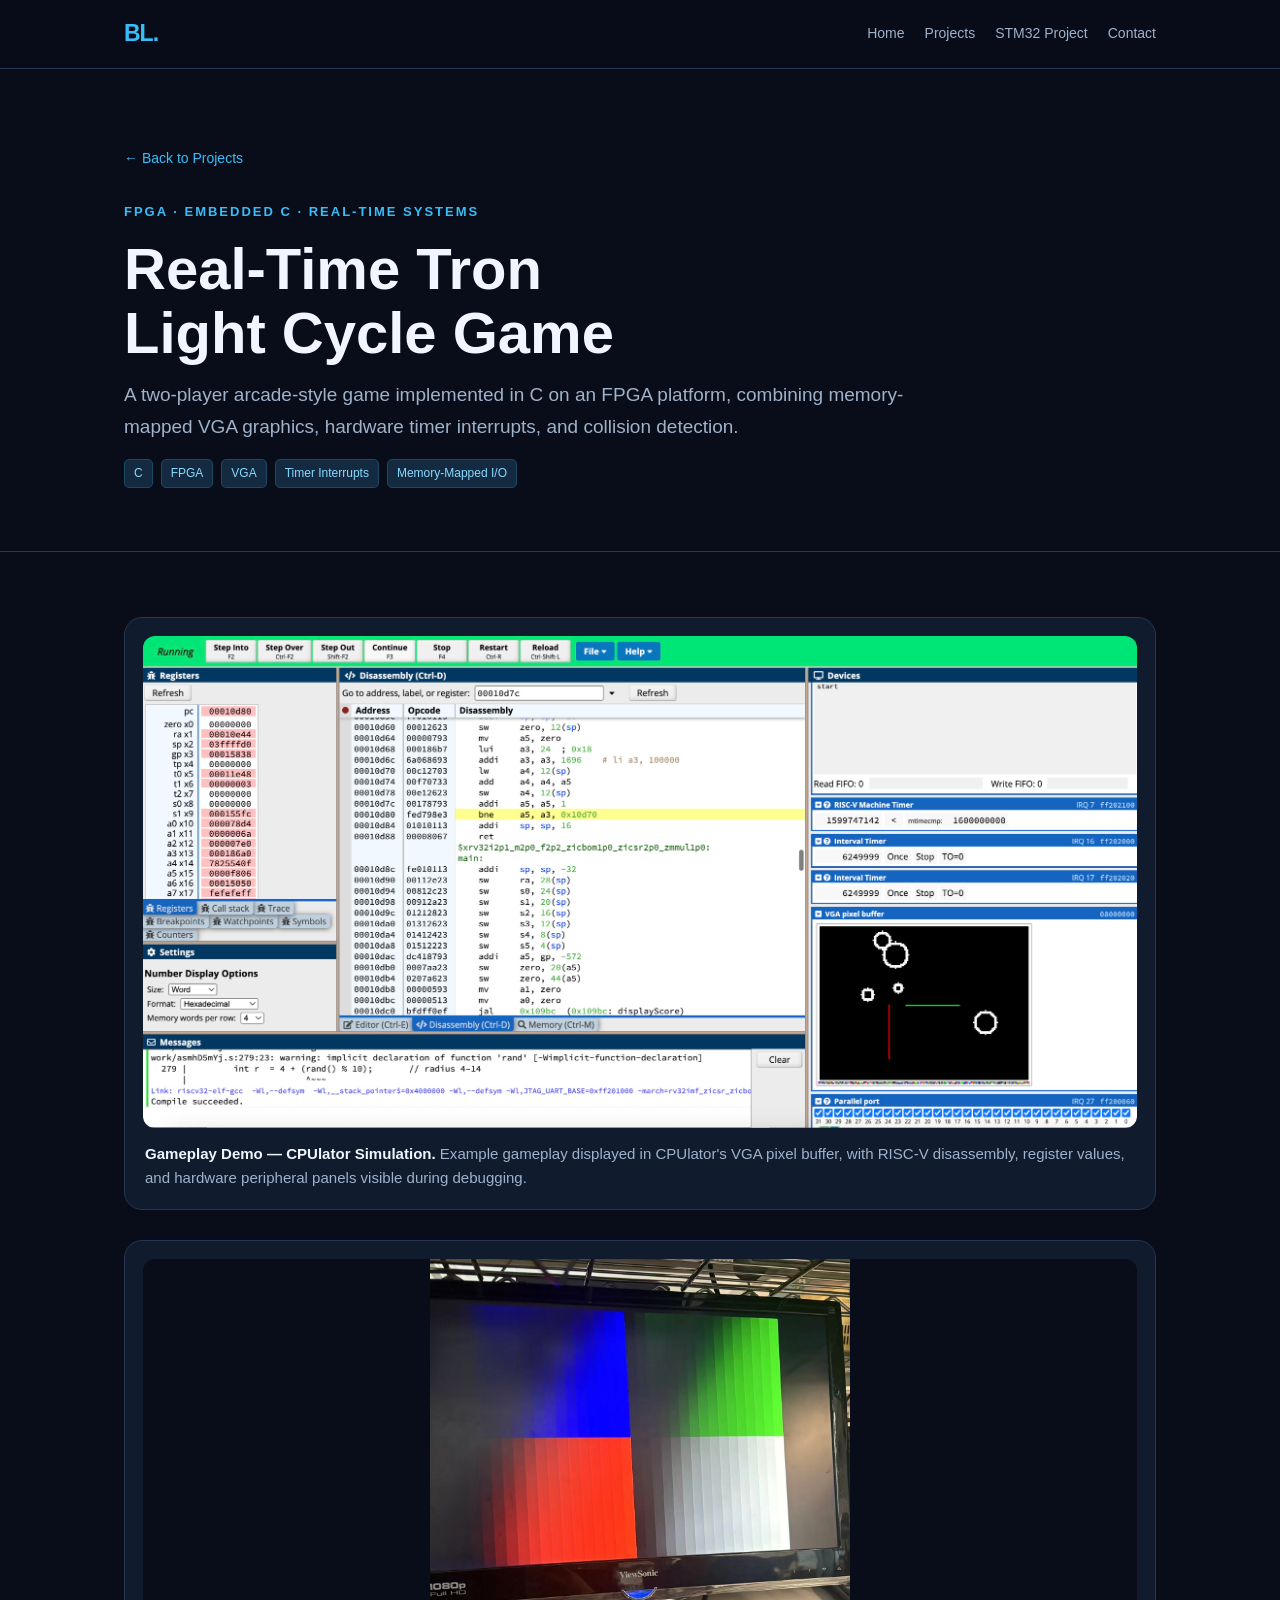
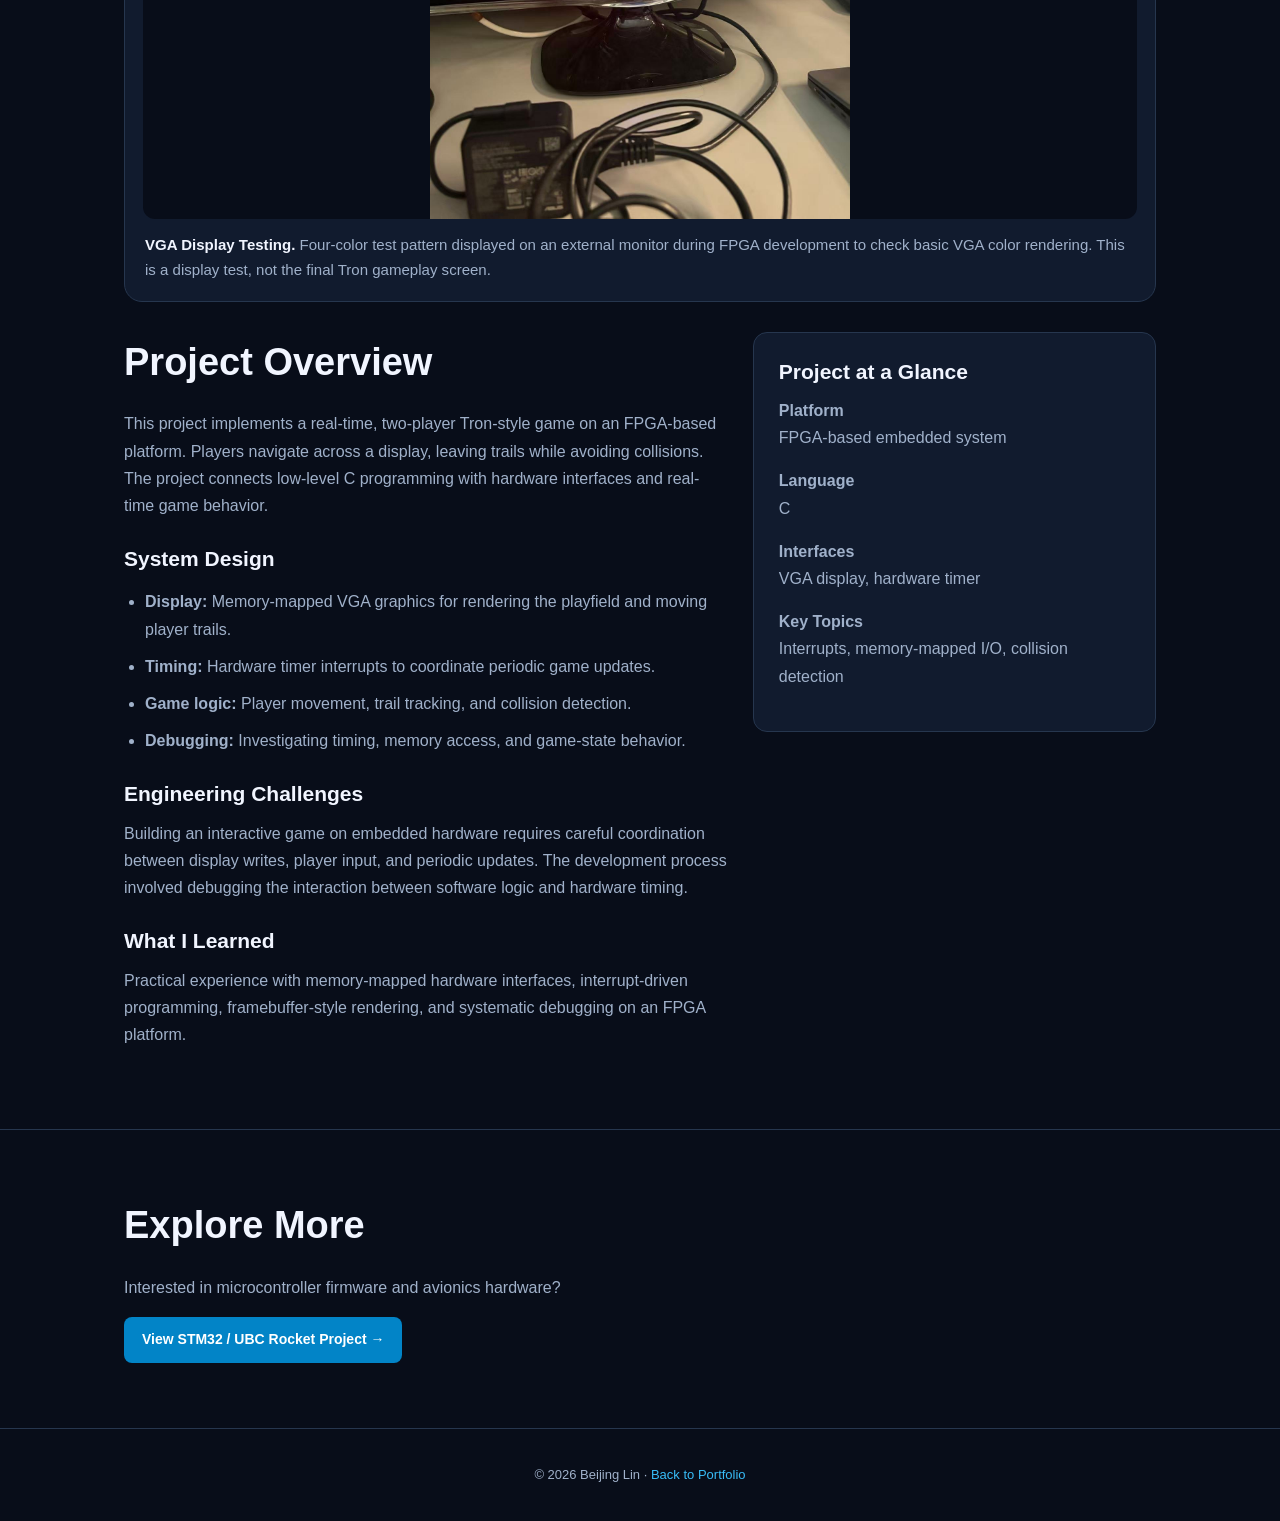
<file: tron.html>
<!DOCTYPE html>
<html lang="en">
<head>
  <meta charset="UTF-8">
  <meta name="viewport" content="width=device-width, initial-scale=1">
  <meta name="description" content="Real-Time Tron Light Cycle Game — FPGA, C, VGA and interrupts project by Beijing Lin.">
  <title>Tron Game | Beijing Lin</title>
  <link rel="stylesheet" href="style.css">
</head>
<body>
<header class="nav">
  <div class="wrap">
    <a class="logo" href="index.html">BL<span style="color:#38bdf8">.</span></a>
    <nav class="navlinks">
      <a href="index.html">Home</a>
      <a href="index.html#projects">Projects</a>
      <a href="rocket.html">STM32 Project</a>
      <a href="index.html#contact">Contact</a>
    </nav>
  </div>
</header>
<main>
  <div class="wrap">
    <div class="detailhero">
      <a class="back" href="index.html#projects">← Back to Projects</a>
      <div class="eyebrow" style="margin-top:30px">FPGA · Embedded C · Real-Time Systems</div>
      <h1>Real-Time Tron<br>Light Cycle Game</h1>
      <p class="lead">A two-player arcade-style game implemented in C on an FPGA platform, combining memory-mapped VGA graphics, hardware timer interrupts, and collision detection.</p>
      <div class="tags"><span class="tag">C</span><span class="tag">FPGA</span><span class="tag">VGA</span><span class="tag">Timer Interrupts</span><span class="tag">Memory-Mapped I/O</span></div>
    </div>
  </div>
  <section>
    <div class="wrap">
      <!-- CPUlator simulation screenshot of the Tron game -->
      <figure style="margin:0 0 30px; padding:18px; border:1px solid #26364e; border-radius:18px; background:#111b2e;">
        <div style="border-radius:12px; overflow:hidden; background:#080d19;">
          <img src="tron-gameplay.png" alt="Tron-style game shown in the CPUlator VGA pixel buffer, alongside RISC-V disassembly and debugging panels" loading="eager" style="display:block; width:100%; height:auto; margin:auto;">
        </div>
        <figcaption style="padding:14px 2px 0; color:#a0b1ca; line-height:1.65; font-size:0.94rem;">
          <strong style="color:#f1f5ff">Gameplay Demo — CPUlator Simulation.</strong>
          Example gameplay displayed in CPUlator's VGA pixel buffer, with RISC-V disassembly, register values, and hardware peripheral panels visible during debugging.
        </figcaption>
      </figure>
      <!-- Real hardware photo, NOT gameplay footage -->
      <figure style="margin:0 0 30px; padding:18px; border:1px solid #26364e; border-radius:18px; background:#111b2e;">
        <div style="text-align:center; border-radius:12px; overflow:hidden; background:#080d19;">
          <img src="tron-vga-test.jpg" alt="External monitor showing a red, green, blue and white VGA test pattern during FPGA display testing" loading="lazy" style="display:block; width:100%; max-height:560px; object-fit:contain; margin:auto;">
        </div>
        <figcaption style="padding:14px 2px 0; color:#a0b1ca; line-height:1.65; font-size:0.94rem;">
          <strong style="color:#f1f5ff">VGA Display Testing.</strong>
          Four-color test pattern displayed on an external monitor during FPGA development to check basic VGA color rendering. This is a display test, not the final Tron gameplay screen.
        </figcaption>
      </figure>
      <div class="detailgrid" style="margin-top:30px">
        <div>
          <h2>Project Overview</h2>
          <p>This project implements a real-time, two-player Tron-style game on an FPGA-based platform. Players navigate across a display, leaving trails while avoiding collisions. The project connects low-level C programming with hardware interfaces and real-time game behavior.</p>
          <h3>System Design</h3>
          <ul>
            <li><strong>Display:</strong> Memory-mapped VGA graphics for rendering the playfield and moving player trails.</li>
            <li><strong>Timing:</strong> Hardware timer interrupts to coordinate periodic game updates.</li>
            <li><strong>Game logic:</strong> Player movement, trail tracking, and collision detection.</li>
            <li><strong>Debugging:</strong> Investigating timing, memory access, and game-state behavior.</li>
          </ul>
          <h3>Engineering Challenges</h3>
          <p>Building an interactive game on embedded hardware requires careful coordination between display writes, player input, and periodic updates. The development process involved debugging the interaction between software logic and hardware timing.</p>
          <h3>What I Learned</h3>
          <p>Practical experience with memory-mapped hardware interfaces, interrupt-driven programming, framebuffer-style rendering, and systematic debugging on an FPGA platform.</p>
        </div>
        <aside>
          <div class="panel">
            <h3>Project at a Glance</h3>
            <p><strong>Platform</strong><br>FPGA-based embedded system</p>
            <p><strong>Language</strong><br>C</p>
            <p><strong>Interfaces</strong><br>VGA display, hardware timer</p>
            <p><strong>Key Topics</strong><br>Interrupts, memory-mapped I/O, collision detection</p>
          </div>
        </aside>
      </div>
    </div>
  </section>
  <section><div class="wrap"><h2>Explore More</h2><p>Interested in microcontroller firmware and avionics hardware?</p><a class="btn" href="rocket.html">View STM32 / UBC Rocket Project →</a></div></section>
</main>
<footer class="footer">© 2026 Beijing Lin · <a href="index.html">Back to Portfolio</a></footer>
</body>
</html>
</file>
<file: style.css>
:root{--bg:#080d19;--surface:#111b2e;--surface2:#16243b;--border:#26364e;--text:#f1f5ff;--muted:#a0b1ca;--blue:#38bdf8;--blue2:#0284c7}*{box-sizing:border-box}html{scroll-behavior:smooth}body{margin:0;background:var(--bg);color:var(--text);font-family:Inter,-apple-system,BlinkMacSystemFont,"Segoe UI",Arial,sans-serif;line-height:1.7}a{color:var(--blue);text-decoration:none}a:hover{text-decoration:underline}.wrap{max-width:1080px;margin:auto;padding:0 24px}.nav{position:sticky;top:0;z-index:20;background:rgba(8,13,25,.94);border-bottom:1px solid var(--border);backdrop-filter:blur(12px)}.nav .wrap{display:flex;align-items:center;justify-content:space-between;min-height:68px;gap:20px}.logo{font-size:23px;font-weight:800;letter-spacing:-1px}.navlinks{display:flex;flex-wrap:wrap;gap:20px;font-size:14px}.navlinks a{color:var(--muted)}.navlinks a:hover{color:var(--blue)}.hero{padding:105px 0 78px}.eyebrow{color:var(--blue);font-size:13px;letter-spacing:2px;text-transform:uppercase;font-weight:700}h1{font-size:clamp(42px,7vw,78px);line-height:1.1;margin:14px 0}h2{font-size:clamp(27px,4vw,38px);line-height:1.2;margin:8px 0 25px}h3{font-size:21px;line-height:1.3;margin:0 0 12px}p{margin:0 0 16px;color:var(--muted)}.lead{font-size:19px;max-width:780px}.actions{display:flex;flex-wrap:wrap;gap:12px;margin-top:28px}.btn{display:inline-block;background:var(--blue2);color:#fff;border-radius:8px;padding:11px 18px;font-weight:700;font-size:14px}.btn:hover{background:#0369a1;text-decoration:none}.btn.secondary{background:transparent;border:1px solid var(--border);color:var(--text)}.btn.secondary:hover{border-color:var(--blue)}section{padding:65px 0;border-top:1px solid var(--border)}.sectionnum{color:var(--blue);font-weight:700;font-size:13px;letter-spacing:2px}.grid{display:grid;grid-template-columns:repeat(2,minmax(0,1fr));gap:20px}.card{background:var(--surface);border:1px solid var(--border);border-radius:14px;padding:26px;transition:transform .2s,border-color .2s}.card:hover{transform:translateY(-3px);border-color:#387da5}.card.feature{grid-column:span 2}.card .mini{color:var(--blue);font-size:12px;font-weight:700;letter-spacing:1px;text-transform:uppercase;margin-bottom:12px}.tags{display:flex;flex-wrap:wrap;gap:8px;margin:15px 0}.tag{background:#142a40;border:1px solid #1d4963;border-radius:5px;color:#89d9ff;font-size:12px;padding:3px 9px}.cardlink{display:inline-block;margin-top:8px;font-weight:700}.timeline{border-left:2px solid #275779;padding-left:23px;margin:25px 0}.timeline article{margin-bottom:28px}.muted{color:var(--muted)}.skills{display:grid;grid-template-columns:repeat(2,minmax(0,1fr));gap:16px}.skills .card{padding:20px}.skills h3{font-size:17px}.footer{border-top:1px solid var(--border);text-align:center;padding:35px 20px;color:var(--muted);font-size:13px}.detailhero{padding:75px 0 48px}.detailhero h1{font-size:clamp(34px,5vw,58px)}.detailgrid{display:grid;grid-template-columns:1.5fr 1fr;gap:24px}.detailgrid h3{margin-top:26px}.detailgrid ul{padding-left:21px;color:var(--muted)}.detailgrid li{margin-bottom:10px}.panel{background:var(--surface);border:1px solid var(--border);padding:25px;border-radius:14px}.panel h3{margin-top:0}.placeholder{border:1px dashed #3d6c8b;background:linear-gradient(135deg,#0d2034,#142943);border-radius:12px;min-height:200px;display:flex;flex-direction:column;align-items:center;justify-content:center;text-align:center;padding:25px;color:#a9c9dc}.placeholder strong{color:#fff}.back{font-size:14px}.callout{padding:15px 18px;border-left:3px solid var(--blue);background:var(--surface);border-radius:4px;color:var(--muted);margin:22px 0}.two{display:grid;grid-template-columns:repeat(2,minmax(0,1fr));gap:20px}@media(max-width:700px){.nav .wrap{align-items:flex-start;padding-top:13px;padding-bottom:13px;flex-direction:column;gap:8px}.navlinks{gap:13px}.hero{padding:70px 0 55px}.grid,.skills,.detailgrid,.two{grid-template-columns:1fr}.card.feature{grid-column:auto}section{padding:48px 0}.card{padding:22px}}
</file>
